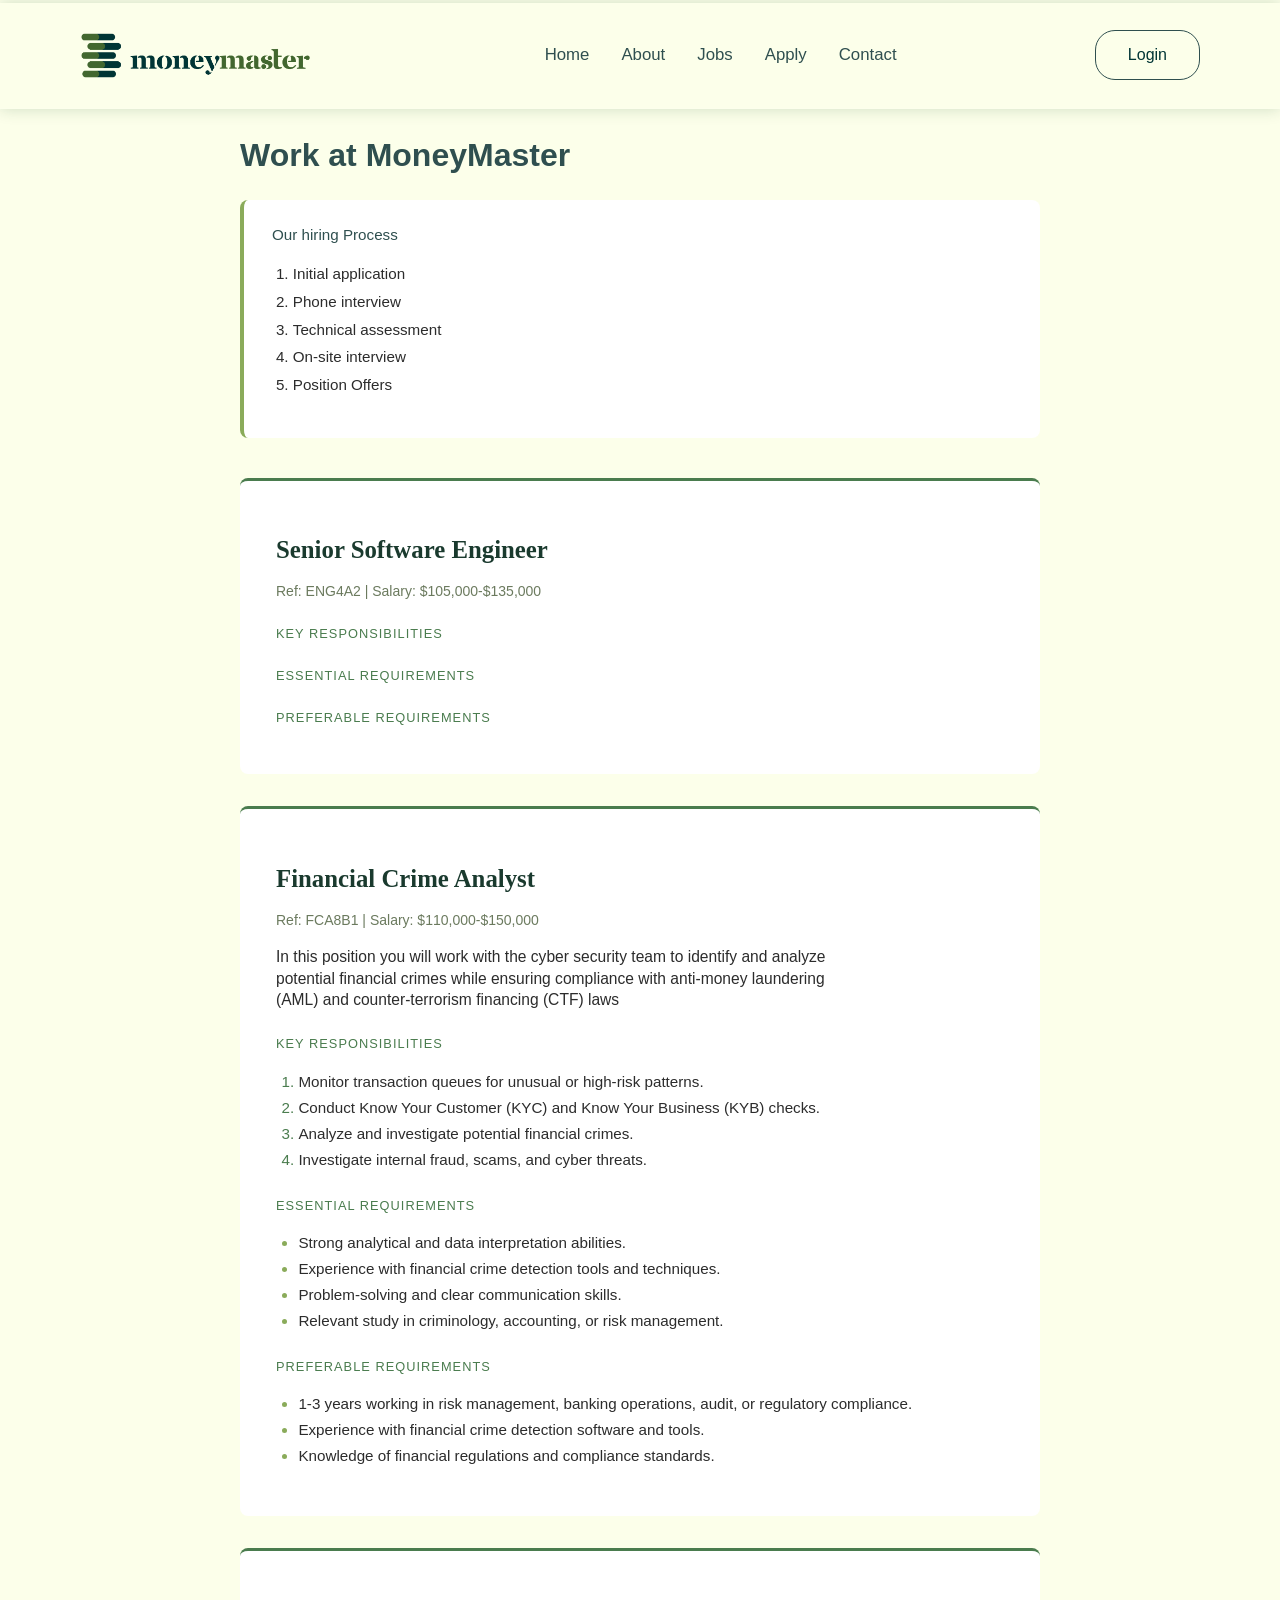
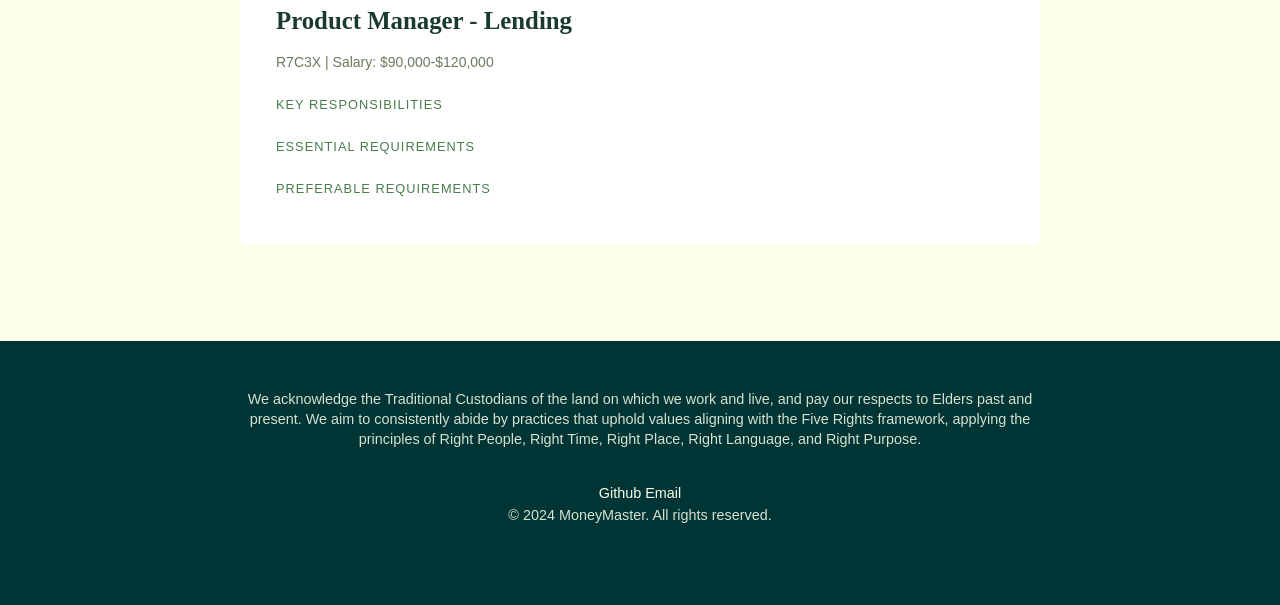
<file: jobs.html>
<html lang="en">

<head>
  <link rel="stylesheet" href="styles/styles.css">
  <meta charset="UTF-8">
  <meta name="viewport" content="width=device-width, initial-scale=1.0">
  <meta name="description"
    content="MoneyMaster - A financial technology company developing secure and user-friendly platforms for digital payments, budgeting tools, account management and financial education.">
  <meta name="keywords"
    content="MoneyMaster, financial technology, digital payments, budgeting, account management, financial education">
  <meta name="author" content="MoneyMaster Executive Team">
  <title>MoneyMaster</title>
  <style>
    .logo {
      width: 260px;
      height: auto;
    }

    section {
      background-color: var(--white);
      border-radius: var(--radius);
      padding: 2rem 2.25rem;
      margin-bottom: 2rem;
      border-top: 3px solid var(--mid-green);
    }

    h2 {
      font-family: 'Playfair Display', serif;
      font-size: 1.55rem;
      color: var(--dark-green);
      font-weight: 700;
      margin-bottom: 0.4rem;
    }

    /* Salary line */
    section>p:first-of-type {
      font-size: 0.875rem;
      color: var(--muted);
      font-weight: 500;
      margin-bottom: 0.75rem;
    }

    /* Description paragraph */
    section>p:nth-of-type(2) {
      color: var(--text);
      font-size: 0.975rem;
      margin-bottom: 1.5rem;
      max-width: 68ch;
    }
  </style>
  <!--<img src="logo.png" class="logo"> -->
</head>

<body>
  <header>
    <nav>
      <a href="index"><img src="images/logo.png" class="logo" alt="logo"></a>
      <ul class="nav-links">
        <li><a href="index.html">Home</a></li>
        <li><a href="about.html">About</a></li>
        <li><a href="jobs.html">Jobs</a></li>
        <li><a href="apply.html">Apply</a></li>
        <li><a href="#">Contact</a></li>
      </ul>
      <div class="btns">
        <button class="btn">Login</button>
      </div>
    </nav>
  </header>


  <main>
    <h1>Work at MoneyMaster</h1>

    <aside>Our hiring Process
      <ol>
        <li>Initial application</li>
        <li>Phone interview</li>
        <li>Technical assessment</li>
        <li>On-site interview</li>
        <li>Position Offers</li>
      </ol>

    </aside>


    <section>
      <h2> Senior Software Engineer </h2>
      <p> Ref: ENG4A2 | Salary: $105,000-$135,000 </p>
      <p> <!-- Description --> </p>

      <h3> Key Responsibilities </h3>
      <ol> <!--ordered list --> </ol>

      <h3> Essential Requirements </h3>
      <ul> <!-- unordered list --> </ul>

      <h3> Preferable Requirements </h3>
      <ul> <!-- unordered list --> </ul>
    </section>

    <section>
      <h2> Financial Crime Analyst </h2>
      <p> Ref: FCA8B1 | Salary: $110,000-$150,000 </p>
      <p> In this position you will work with the cyber security team to identify and analyze potential financial crimes
        while ensuring compliance with anti-money laundering (AML) and counter-terrorism financing (CTF) laws</p>

      <h3> Key Responsibilities </h3>
      <ol>
        <li>Monitor transaction queues for unusual or high-risk patterns.</li>
        <li>Conduct Know Your Customer (KYC) and Know Your Business (KYB) checks.</li>
        <li>Analyze and investigate potential financial crimes.</li>
        <li>Investigate internal fraud, scams, and cyber threats.</li>
      </ol>

      <h3> Essential Requirements </h3>
      <ul>
        <li>Strong analytical and data interpretation abilities.</li>
        <li>Experience with financial crime detection tools and techniques.</li>
        <li>Problem-solving and clear communication skills.</li>
        <li>Relevant study in criminology, accounting, or risk management.</li>
      </ul>

      <h3> Preferable Requirements </h3>
      <ul>
        <li>1-3 years working in risk management, banking operations, audit, or regulatory compliance.</li>
        <li>Experience with financial crime detection software and tools.</li>
        <li>Knowledge of financial regulations and compliance standards.</li>
      </ul>

    </section>

    <section>
      <h2> Product Manager - Lending </h2>
      <p> R7C3X | Salary: $90,000-$120,000 </p>
      <p> <!-- Description --> </p>

      <h3> Key Responsibilities </h3>
      <ol> <!--ordered list --> </ol>

      <h3> Essential Requirements </h3>
      <ul> <!-- unordered list --> </ul>

      <h3> Preferable Requirements </h3>
      <ul> <!-- unordered list --> </ul>
    </section>

  </main>
  <footer>
    <p>We acknowledge the Traditional Custodians of the land on which we work and live, and pay our respects to Elders
      past and present. We aim to consistently abide by practices that uphold values aligning with the Five Rights
      framework, applying the principles of Right People, Right Time, Right Place, Right Language, and Right Purpose.
    </p>

    <a href=">Jira</a> 
            <a href=" https://github.com/aqsae/MoneyMaster-Official.git">Github</a>
    <a href="gmail.com">Email</a>
    <p>&copy; 2024 MoneyMaster. All rights reserved.</p>
  </footer>
</body>
</file>
<file: styles/styles.css>
/*
filename: index
author: aqsa shiyana baanu
created: 26/08/26
last modified: 11/09/26
description: for MoneyMaster website
*/

@font-face {
    font-family: 'Saint George';
    src: url('fonts/saintgeorge.ttf') format('truetype');
    font-weight: normal;
    font-style: normal;
    font-display: swap;
}

:root {
    /* colour for minor stuff */
    --accent-color: rgb(72, 139, 60);
}

* {
    line-height: 140%;
}


body {
    font-family: Helvetica, Arial, sans-serif;
    background: #fcffea;
    color: #2F4F4F;
    margin: 0;
    padding: 0;
}

h2 {
    font-family: "Saint George", sans-serif;
    font-size: 36px;
}


/* header image stuff */
.image-container {
    position: relative;
    width: 100%;
    display: block;
    overflow: hidden;
    margin-top: 110px;
}

.overlay-heading {
    position: absolute;
    font-family: "Saint George", sans-serif;
    top: 25%;
    left: 10%;
    right: 10%;
    color: #fcffea;
    font-size: 6rem;
    font-weight: bold;
    text-shadow: 2px 2px 2px rgba(17, 65, 48, 0.6);
    text-align: left;
}

.overlay-heading::after {
    content: " ";
    display: block;
    width: 0;
    height: 4px;
    background: #fcffea;
    transition: width 0.3s;
}

.overlay-heading:hover::after {
    width: 55%;
}

/* get started button */
.start {
    display: block;
    top: 45%;
    left: 12%;
    color: #fcffea;
    background: #003535;
    position: absolute;
    padding: 0.8rem 2rem;
    border-radius: 20px;
    font-size: 1rem;
    box-shadow: 0 4px 10px rgba(30, 86, 42, 0.3);
    cursor: pointer;
    transition: 0.3s;
    z-index: 10;
    border: 1.5px solid transparent;
}

.start:hover {
    background: var(--accent-color);
    border-color: var(--accent-color);
}

.thumbnail {
    width: 100%;
    display: block;
}

hr {
    border: 0;
    height: 1px;
    background: rgba(0, 53, 53, 0.1);
}

/* what we can do for you section */
.description {
    box-sizing: border-box;
    width: 100%;
    color: #fcffea;
    height: 400px;
    background-color: #003535;
    padding: 100px 5rem;
    padding-top: 60px;

    /* circley*/
    display: flex;
    justify-content: space-between;
    align-items: center;
    flex-direction: row-reverse;
}

#description-text-block {
    max-width: 40%;
    text-align: left;
}

.circle1 {
    width: 300px;
    height: 300px;
    background-color: #fcffea;
    border-radius: 50%;
    aspect-ratio: 1;
    margin-top: 3%;
    margin-left: 10%;
    flex-shrink: 0;
    display: flex;
    align-items: center;
    justify-content: center;
    position: relative;
}

/* what our mission is section */

.mission-banner {
    box-sizing: border-box;
    width: 100%;
    color: #003535;
    height: 200px;
    background-color: #fcffea;
    padding: 0px 5rem;
    padding-top: 12%;
    /* circle thingy */
    display: flex;
    justify-content: space-between;
    align-items: center;
    padding-bottom: 14%;
}

#mission-text-block {
    max-width: 40%;
    text-align: right;
    margin-right: 10%;
}

.circle2 {
    width: 300px;
    height: 300px;
    background-color: #003535;
    border-radius: 50%;
    aspect-ratio: 1;
    margin-top: 3%;
    margin-right: 10%;
    flex-shrink: 0;
    display: flex;
    align-items: center;
    justify-content: center;
    position: relative;
}

.icons {
    height: 200px;
    width: 200px;
    object-fit: contain;
    display: block;
}

#icon1 {
    max-width: 80%;
    max-height: 80%;
}

#icon2 {
    max-width: 80%;
    max-height: 80%;
}

/* navigation bar */

nav {
    position: fixed;
    top: 0;
    left: 0;
    width: 100%;
    margin: 0 auto 1rem;
    padding: 1rem 5%;
    box-sizing: border-box;
    background: #fcffea;
    background-size: contain;
    border-bottom: 1px solid rgba(255, 255, 255, 0.1);
    box-shadow: 0 0 15px rgba(30, 86, 42, 0.2);
    backdrop-filter: blur(15px);
    margin-bottom: 2rem;
    margin-top: 0.2rem;
    display: flex;
    align-items: center;
    justify-content: space-between;
    z-index: 1000;
}

.nav-links {
    list-style: none;
    display: flex;
    gap: 2rem;
}

.nav-links li a {
    color: #2F4F4F;
    position: relative;
    font-size: 1.05rem;
    font-weight: 500;
    text-decoration: none;
}

.nav-links li a:hover {
    color: var(--accent-color);
}

.nav-links a::after {
    content: " ";
    display: block;
    width: 0;
    height: 2px;
    background: var(--accent-color);
    transition: width 0.3s;
}

.nav-links a:hover::after {
    width: 100%;
}

.btns {
    display: flex;
}

.btn {
    padding: 0.8rem 2rem;
    border-radius: 20px;
    font-size: 1rem;
    border: 1.5px solid #2F4F4F;
    background: #fcffea;
    cursor: pointer;
    transition: 0.3s;
    color: #003535;
}

.btn:hover {
    background: var(--accent-color);
    border-color: var(--accent-color);
    color: #fcffea;
}

/* table for comparison with other webbysites */

table,
th,
td {
    border: 0px solid black;
}

.table-container {
    width: 100%;
    max-width: 900px;
    margin: 4rem auto;
    overflow-x: auto;
    box-shadow: 0 10px 30px rgba(0, 53, 53, 0.08);
    border-radius: 20px;
    background-color: #fcffea;
}

.pricing-table {
    width: 100%;
    border-collapse: collapse;
    font-family: Helvetica, sans-serif;
    text-align: left;
    font-size: 1rem;
}

.pricing-table th {
    background-color: #003535;
    color: #fcffea;
    padding: 1.25rem 1.5rem;
    font-weight: 600;
    border-bottom: 3px solid var(--accent-color);
}

.pricing-table td {
    padding: 1.25rem 1.5rem;
    border-bottom: 1px solid rgba(0, 53, 53, 0.1);
    color: #003535;
}

.pricing-table .feature-name {
    font-weight: 600;
    color: #003535;
}

.pricing-table .highlight-column {
    background-color: rgba(108, 172, 108, 0.08);
    color: #003535;
}

.pricing-table .highlight-cell {
    background-color: #003535;
    color: #fcffea;
    font-weight: 600;
    border-top: 1px solid #fcffea;
    border-bottom: 1px solid #fcffea;
}

.pricing-table tbody tr:first-child .highlight-cell {
    border-top: none;
}

.pricing-table tbody tr:last-child .highlight-cell {
    border-bottom: none;
}

.pricing-table tbody tr:nth-child(even) {
    background-color: rgba(108, 172, 108, 0.12);
}

.pricing-table tbody tr:nth-child(even) .highlight-cell {
    background-color: #002626;
    color: #fcffea;
}

.pricing-table tbody tr:hover {
    background-color: rgba(108, 172, 108, 0.2);
    transition: background-color 0.2s ease;
}


/* where the description sections / cards come in */

.features-section,
.education-section {
    padding: 5rem 5%;
    text-align: center;
}


.features-section {
    background-color: #003535;
    padding: 5rem 5%;
    text-align: center;
}

.features-section .section-title {
    font-size: 2.5rem;
    color: #fcffea;
    margin-bottom: 3rem;
}

.features-container {
    display: grid;
    grid-template-columns: repeat(auto-fit, minmax(280px, 1fr));
    gap: 2.5rem;
    max-width: 1200px;
    margin: 0 auto;
}

.feature-card {
    background: #fcffea;
    padding: 2.5rem;
    border-radius: 20px;
    box-shadow: 0 10px 30px rgba(0, 53, 53, 0.3);
    border: 1px solid var(--accent-color);
    text-align: left;
    transition: transform 0.3s ease, border-color 0.3s ease;
}

.feature-card:hover {
    transform: translateY(-5px);
    border-color: #003535;
}

.feature-card h3 {
    font-family: "Saint George", sans-serif;
    color: #003535;
    font-size: 1.4rem;
    margin-top: 0;
}

.feature-card p {
    color: #2F4F4F;
    line-height: 150%;
}


/* financial education part */

.education-section {
    background-color: #fcffea;
    padding: 5rem 5%;
    text-align: center;
}

.education-section .section-title {
    font-size: 2.5rem;
    color: #003535;
    margin-bottom: 1rem;
}

.education-section .section-subtitle {
    max-width: 600px;
    margin: 0 auto 3rem;
    color: #2F4F4F;
}

.education-grid {
    display: grid;
    grid-template-columns: repeat(auto-fit, minmax(280px, 1fr));
    gap: 2rem;
    max-width: 1200px;
    margin: 0 auto;
}

.education-card {
    background: #003535;
    border: 1px solid var(--accent-color);
    padding: 2rem;
    border-radius: 16px;
    text-align: left;
    color: #fcffea;
    box-shadow: 0 10px 30px rgba(0, 53, 53, 0.1);
    transition: transform 0.3s ease;
}

.education-card:hover {
    transform: translateY(-5px);
    border-color: var(--accent-color);
}

.education-card h4 {
    font-family: "Saint George", sans-serif;
    font-size: 1.25rem;
    margin: 1rem 0 0.5rem;
    color: #fcffea;
}

.education-card p {
    color: #fcffea;
    opacity: 0.9;
}

.badge {
    background-color: var(--accent-color);
    color: #003535;
    padding: 0.35rem 0.85rem;
    font-size: 0.8rem;
    font-weight: bold;
    border-radius: 12px;
    text-transform: uppercase;
    display: inline-block;
}

/* footer for acknowledgements */

footer {
    background-color: #003535;
    color: #fcffea;
    text-align: center;
    padding: 3rem 2rem;
    font-family: Helvetica, Arial, sans-serif;
    font-size: 0.9rem;
    line-height: 1.6;
}

footer p {
    max-width: 800px;
    margin: 0 auto 2rem;
    opacity: 0.85;
}

footer .footer-links {
    display: flex;
    justify-content: center;
    gap: 2rem;
    margin-bottom: 2rem;
}

footer a {
    color: #fcffea;
    text-decoration: none;
    font-weight: 500;
    transition: opacity 0.2s ease;
}

footer a:hover {
    opacity: 0.7;
}

footer .copyright {
    font-size: 0.8rem;
    opacity: 0.6;
    margin: 0;
    border-top: 1px solid rgba(252, 255, 234, 0.1);
    padding-top: 1.5rem;
}

@media only screen and (min-device-width : 320px) and (max-device-width : 720px) {

    /* applies styles for screens with a maximum width of 600px */
    nav ul li {
        display: block;
        margin: 0 0 0.5rem 0;
    }

    .form-row {
        flex-direction: column;
    }

    .overlay-heading {
        font-size: 2rem;
    }

    nav {
        display: block;
    }

    .nav-links {
        gap: 1rem;
    }

    .circle1 {
        display: none;
    }

    .circle2 {
        display: none;
    }

    .btn {
        position: fixed;
        top: 35px;
        right: 8px;
    }

    .image-container {
        margin-top: 175px;
    }

    #description-text-block {
        max-width: 100%;
    }

    #mission-text-block {
        max-width: 100%;
    }

    .mission-banner {
        height: 478px;
        padding-top: 0;
    }

    h1 {
        margin-top: 70px;
    }


}


form p {
    margin-bottom: 1.2rem;
}

label {
    display: block;
    font-weight: bold;
    margin-bottom: 0.3rem;
}

input[type="text"],
input[type="email"],
input[type="date"],
select,
textarea {
    width: 100%;
    max-width: 400px;
    padding: 0.6rem;
    border: 1.5px solid #2F4F4F;
    border-radius: 8px;
    background-color: #ffffff;
    color: #2F4F4F;
    font-size: 1rem;
}

input[type="text"]:focus,
input[type="email"]:focus,
input[type="date"]:focus,
select:focus,
textarea:focus {
    border-color: #1e664c;
}

textarea {
    resize: vertical;
}

fieldset {
    border: 1.5px solid #a3c9a8;
    border-radius: 8px;
    padding: 1rem 1.5rem;
    margin-bottom: 1.5rem;
}

legend {
    font-weight: bold;
    color: #1e664c;
    padding: 0 0.5rem;
}

fieldset p {
    margin: 0.5rem 0;
    /* adds margin to the top and bottom of paragraphs within fieldsets */
}

fieldset label {
    display: inline;
    /* displays the labels for inputs within fieldsets inline with the inputs */
    margin-right: 0.5rem;
    /* adds margin to the right of the labels*/
    font-weight: normal;
}

fieldset input {
    margin-right: 0.5rem;
}

.form-row {
    /* styles the form rows with flexbox layout, wrapping, and gap between items */
    display: flex;
    flex-wrap: wrap;
    /* allows the form rows to wrap onto multiple lines if needed */
    gap: 1rem;
}

.form-row>p {
    flex: 1 1 150px;
}

button {
    /* Styles all buttons */
    padding: 0.7rem 2rem;
    border-radius: 20px;
    font-size: 1rem;
    border: 1.5px solid #2F4F4F;
    cursor: pointer;
    margin-right: 1rem;
}

button[type="submit"] {
    /* Styles the submit button */
    background-color: #1e664c;
    color: #fcffea;
}

button[type="submit"]:hover {
    /* Changes submit button when hovered */
    background-color: #164c39;
}

button[type="reset"] {
    /* Styles the reset button */
    background-color: #fcffea;
    color: #2F4F4F;
}

button[type="reset"]:hover {
    /* Changes reset button when hovered */
    background-color: #2F4F4F;
    color: #fcffea;
}

main {
    max-width: 800px;
    /* sets the maximum width of the main content area */
    margin: 0 auto;
    padding: 7rem 5% 4rem;
    /* extra top padding so the fixed nav doesn't cover the heading */
}

aside {
    background-color: var(--white);
    border-left: 4px solid var(--light-green);
    border-radius: var(--radius);
    padding: 1.5rem 1.75rem;
    margin-bottom: 2.5rem;
    font-size: 0.95rem;
}


aside ol {
    padding-left: 1.3rem;
}

aside ol li {
    padding: 0.2rem 0;
    color: var(--text);
}

h3 {
    font-family: 'Inter', sans-serif;
    font-size: 0.8rem;
    font-weight: 500;
    color: var(--mid-green);
    text-transform: uppercase;
    letter-spacing: 0.08em;
    margin-top: 1.5rem;
    margin-bottom: 0.6rem;
}

ol,
ul {
    padding-left: 1.4rem;
}

section ol,
section ul {
    font-size: 0.95rem;
    line-height: 1.75;
}

section li {
    padding: 0.15rem 0;
    color: var(--text);
}

section ul li::marker {
    color: var(--light-green);
}

section ol li::marker {
    color: var(--mid-green);
    font-weight: 500;
}

:root {
    --cream: #f0f5e4;
    /* page background */
    --dark-green: #1a3a2e;
    /* header, h1, h2 */
    --mid-green: #4a7c4e;
    /* h3, aside border, accents */
    --light-green: #8aab5a;
    /* highlights, list markers */
    --white: #ffffff;
    /* card backgrounds */
    --text: #2c2c2c;
    /* body copy */
    --muted: #6b7a5e;
    /* ref numbers, secondary text */

    --radius: 8px;
    --max-width: 860px;
}
</file>
